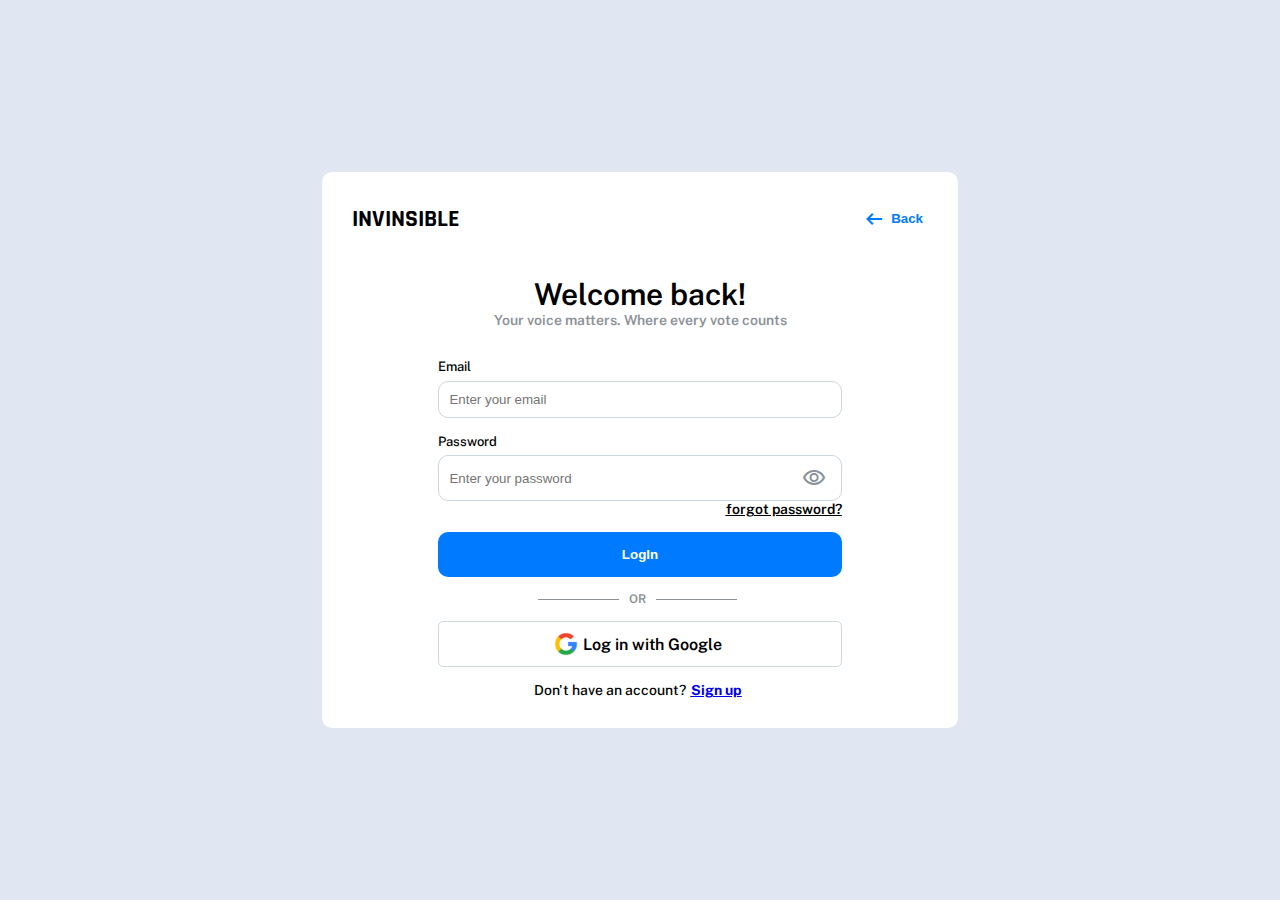
<file: docs/index.html>
<!DOCTYPE html>
<html lang="en">
  <head>
    <meta charset="UTF-8" />
    <meta name="viewport" content="width=device-width, initial-scale=1.0" />
    <title>Document</title>
    <link href="./css/login.css" rel="stylesheet" />
    <link rel="preconnect" href="https://fonts.googleapis.com" />
    <link rel="preconnect" href="https://fonts.gstatic.com" crossorigin />
    <!--font styles-->
    <link
      href="https://fonts.googleapis.com/css2?family=Public+Sans:ital,wght@0,100..900;1,100..900&display=swap"
      rel="stylesheet"
    />
    <!--font icon-->
    <link rel="stylesheet" href="https://fonts.googleapis.com/css2?family=Material+Symbols+Outlined:opsz,wght,FILL,GRAD@20..48,100..700,0..1,-50..200" />
    <link
      rel="stylesheet"
      href="https://fonts.googleapis.com/css2?family=Material+Symbols+Outlined:opsz,wght,FILL,GRAD@20..48,100..700,0..1,-50..200"
    />
    <link rel="preconnect" href="https://fonts.googleapis.com" />
    <link rel="preconnect" href="https://fonts.gstatic.com" crossorigin />
    <link
      href="https://fonts.googleapis.com/css2?family=Rajdhani:wght@300;400;500;600;700&display=swap"
      rel="stylesheet"
    />
  </head>
  <body>
    <div class="main">
      <div class="top">
        <div class="logo">INVINSIBLE</div>
        <button class="bttn">
          <span class="material-symbols-outlined"> arrow_left_alt </span> Back
        </button>
      </div>
      <div class="wlc">
        <div class="come">Welcome back!</div>
        <div>
          <p style="margin-bottom: 30px">
            Your voice matters. Where every vote counts
          </p>
        </div>
      </div>
      <div class="logins">
        <h5>Email</h5>
        <input
          type="email"
          class="mail"
          id="mail"
          placeholder="Enter your email"
        />
        <h5>Password</h5>
        <div class="ipt">
          <input
            type="password"
            class="pass"
            id="pass"
            placeholder="Enter your password"
          />
          <span class="material-symbols-outlined" id="visible">visibility</span>
        </div>
        <a href="./forgot.html">

          <p class="underline">forgot password?</p>
        </a>
        <a href="./signup.html">
          <button class="btn" id="butt">LogIn</button>
        </a>

        <div class="dashed">
          <span class="left"></span>
          <span class="middle">OR</span>
          <span class="right"></span>
        </div>
        <div class="google">
          <img src="../google.webp" width="24px" height="24px" />
          <span> Log in with Google</span>
        </div>
        <div class="last">
          <span>Don't have an account?</span>
          <a href="./signup.html">
            <span class="sign">Sign up</span>
          </a>
        </div>
      </div>
    </div>
  </body>
  <script src="./javascript/login.js"></script>
</html>
</file>
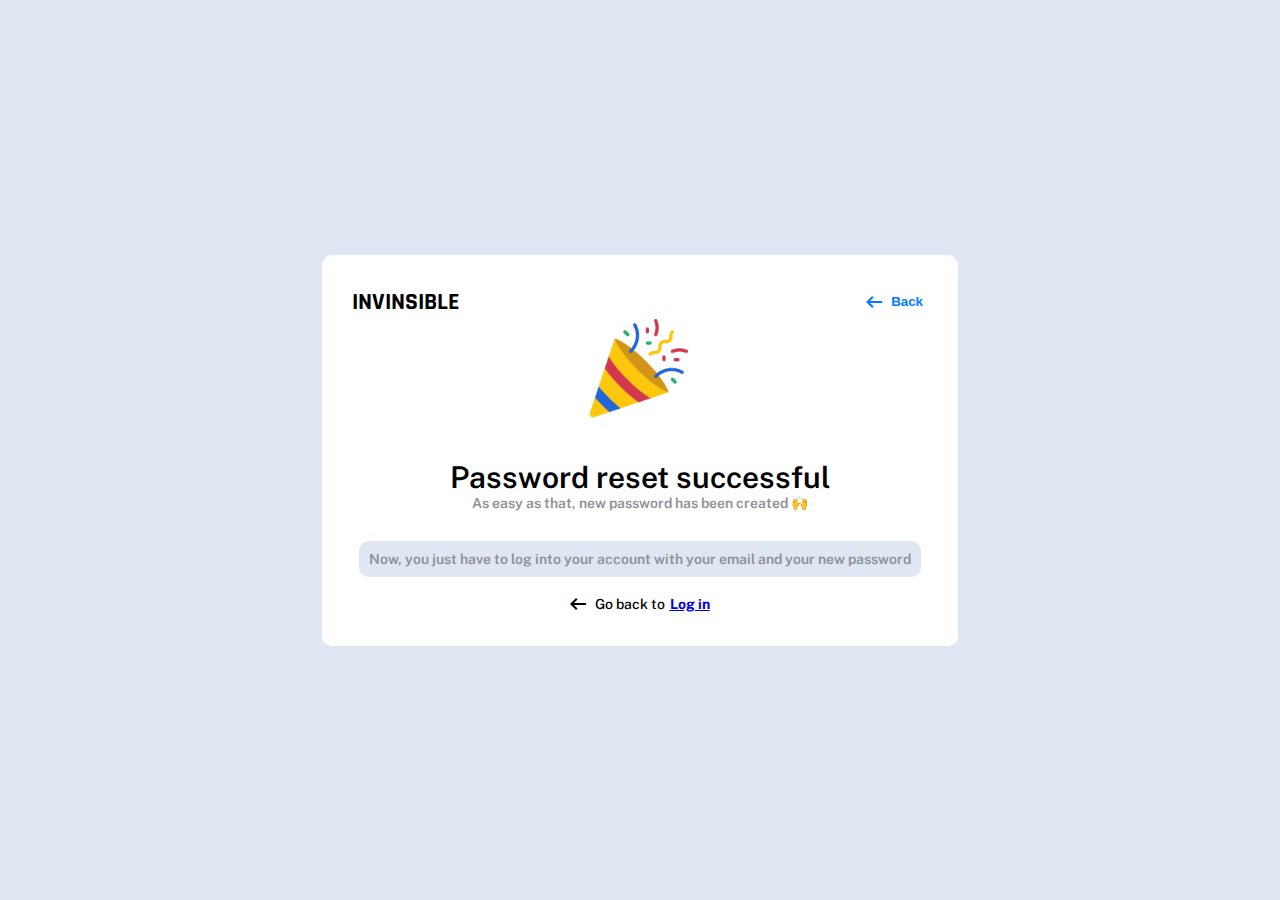
<file: docs/congratulation.html>
<!DOCTYPE html>
<html lang="en">
  <head>
    <meta charset="UTF-8" />
    <meta name="viewport" content="width=device-width, initial-scale=1.0" />
    <title>Document</title>
    <link href="./css/login.css" rel="stylesheet" />
    <link rel="preconnect" href="https://fonts.googleapis.com" />
    <link rel="preconnect" href="https://fonts.gstatic.com" crossorigin />
    <!--font styles-->
    <link
      href="https://fonts.googleapis.com/css2?family=Public+Sans:ital,wght@0,100..900;1,100..900&display=swap"
      rel="stylesheet"
    />
    <!--font icon-->
    <link
      rel="stylesheet"
      href="https://fonts.googleapis.com/css2?family=Material+Symbols+Outlined:opsz,wght,FILL,GRAD@20..48,100..700,0..1,-50..200"
    />
    <link rel="preconnect" href="https://fonts.googleapis.com" />
    <link rel="preconnect" href="https://fonts.gstatic.com" crossorigin />
    <link
      href="https://fonts.googleapis.com/css2?family=Rajdhani:wght@300;400;500;600;700&display=swap"
      rel="stylesheet"
    />
  </head>
  <body>
    <div class="main">
      <div class="top">
        <div class="logo">INVINSIBLE</div>
        <button class="bttn">
          <span class="material-symbols-outlined"> arrow_left_alt </span> Back
        </button>
      </div>
      <div class="image">
        <img class="cong" src="../wlc.png" alt="congratulations_image" >

      </div>
      <div class="wlc">
        <div class="come">Password reset successful</div>
        <div>
          <p style="margin-bottom: 30px">
            As easy as that, new password has been created 🙌
          </p>
        </div>
          <div class="newone">
            <p style="text-align: center;">
              Now, you just have to log into your account with your email and your new password
            </p>
          </div>
      </div>
      

        <div class="last">
          <span class="material-symbols-outlined"> arrow_left_alt </span>
          <span>Go back to</span>
          <a href="./index.html">
            <span class="sign">Log in</span>
          </a>
        </div>
      </div>
    </div>
  </body>
  
</html>
</file>
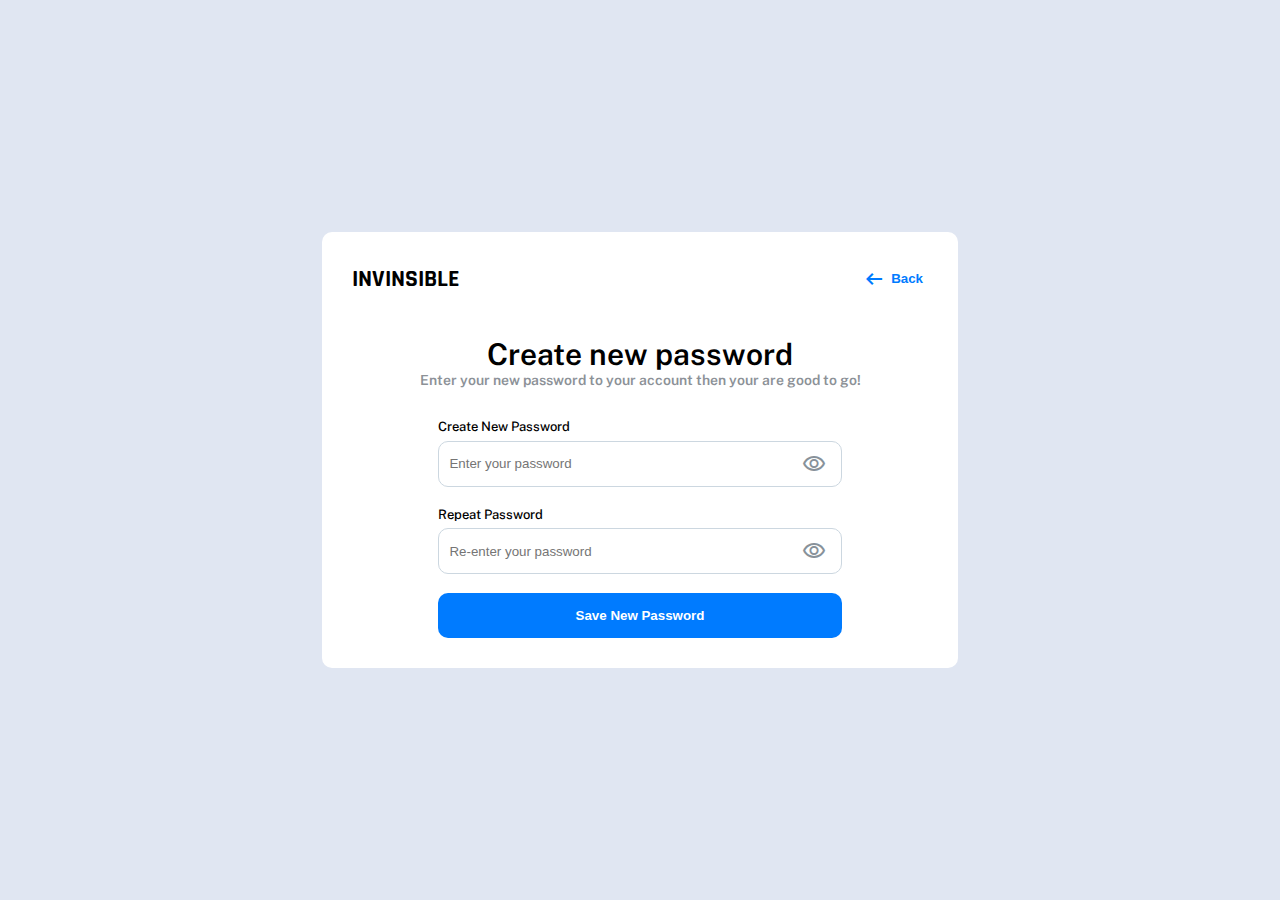
<file: docs/create.html>
<!DOCTYPE html>
<html lang="en">
  <head>
    <meta charset="UTF-8" />
    <meta name="viewport" content="width=device-width, initial-scale=1.0" />
    <title>Document</title>
    <link href="./css/login.css" rel="stylesheet" />
    <link rel="preconnect" href="https://fonts.googleapis.com" />
    <link rel="preconnect" href="https://fonts.gstatic.com" crossorigin />
    <!--font styles-->
    <link
      href="https://fonts.googleapis.com/css2?family=Public+Sans:ital,wght@0,100..900;1,100..900&display=swap"
      rel="stylesheet"
    />
    <link
      rel="stylesheet"
      href="https://fonts.googleapis.com/css2?family=Material+Symbols+Outlined:opsz,wght,FILL,GRAD@20..48,100..700,0..1,-50..200"
    />
    <link
      rel="stylesheet"
      href="https://fonts.googleapis.com/css2?family=Material+Symbols+Outlined:opsz,wght,FILL,GRAD@20..48,100..700,0..1,-50..200"
    />
    <link rel="preconnect" href="https://fonts.googleapis.com" />
    <link rel="preconnect" href="https://fonts.gstatic.com" crossorigin />
    <link
      href="https://fonts.googleapis.com/css2?family=Rajdhani:wght@300;400;500;600;700&display=swap"
      rel="stylesheet"
    />
  </head>
  <body>
    <div class="main">
      <div class="top">
        <div class="logo">INVINSIBLE</div>
        <a href="../html/login.html" style="text-decoration: none">
          <a href="../html/login.html" style="text-decoration: none;">
            <button class="bttn">
              <span class="material-symbols-outlined"> arrow_left_alt </span>
              Back
            </button>
          </a>
        </a>
      </div>
      <div class="wlc">
        <div class="come">Create new password</div>
        <div>
          <p style="margin-bottom: 30px">
            Enter your new password to your account then your are good to go!
          </p>
        </div>
      </div>
      <div class="logins">
        <h5>Create New Password</h5>
        <div class="ipt">
          <input
            type="password"
            class="mail"
            id="newpass"
            placeholder="Enter your password"
          />
          <span class="material-symbols-outlined" id="visible"
            >visibility
          </span>
        </div>
        <br />
        <h5>Repeat Password</h5>

        <div class="ipt">
          <input
            type="password"
            class="pass"
            id="rpass"
            placeholder="Re-enter your password"
          />
          <span class="material-symbols-outlined" id="visible1"
            >visibility</span
          >
        </div>
        <br />
        <a href="../html/congratulation.html">
          <button class="btn" id="butt">Save New Password</button>
        </a>
      </div>
    </div>
  </body>
  <script src="./javascript/create.js"></script>
</html>
</file>
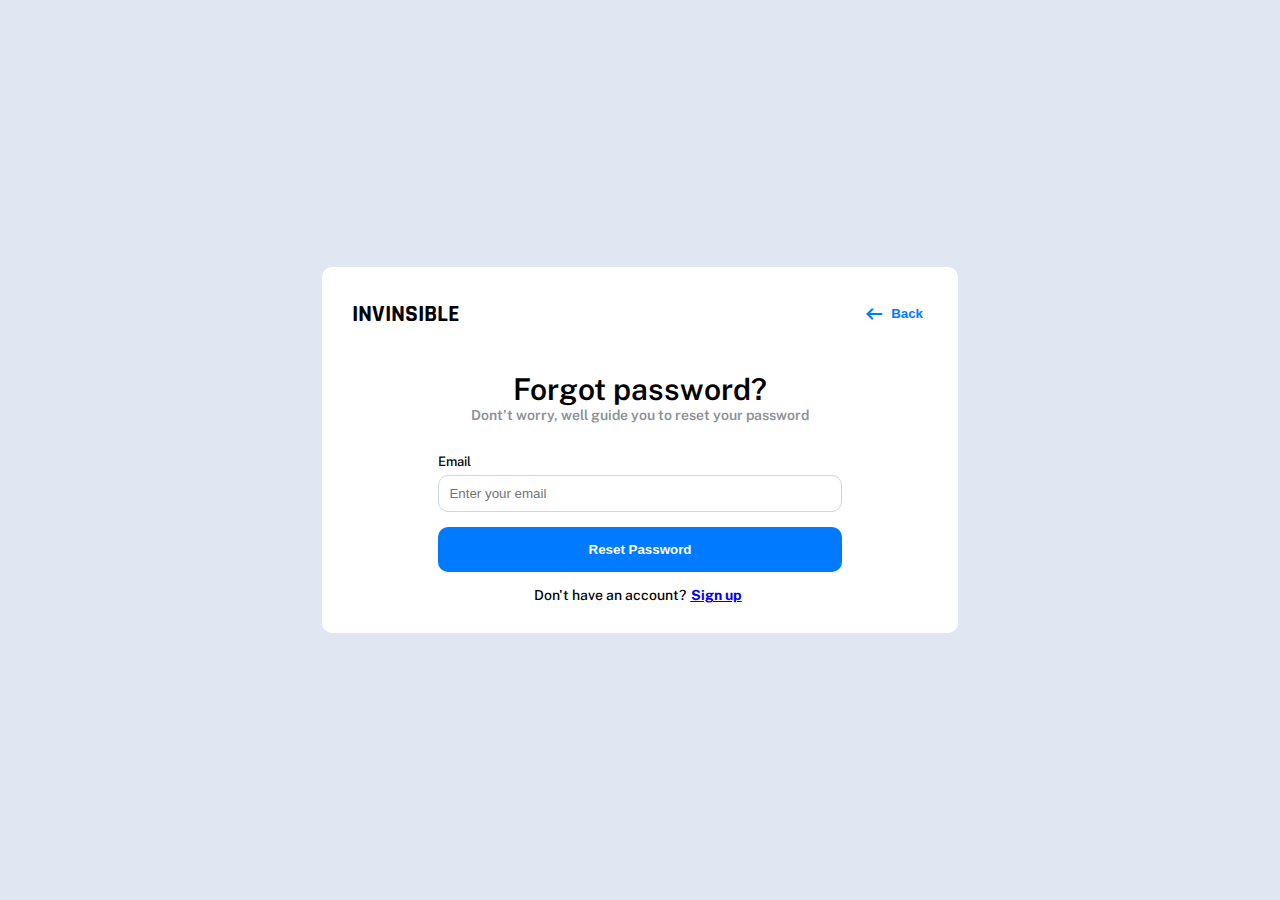
<file: docs/forgot.html>
<!DOCTYPE html>
<html lang="en">
  <head>
    <meta charset="UTF-8" />
    <meta name="viewport" content="width=device-width, initial-scale=1.0" />
    <title>Document</title>
    <link href="./css/login.css" rel="stylesheet" />
    <link rel="preconnect" href="https://fonts.googleapis.com" />
    <link rel="preconnect" href="https://fonts.gstatic.com" crossorigin />
    <!--font styles-->
    <link
      href="https://fonts.googleapis.com/css2?family=Public+Sans:ital,wght@0,100..900;1,100..900&display=swap"
      rel="stylesheet"
    />
    <!--font icon-->
    <link
      rel="stylesheet"
      href="https://fonts.googleapis.com/css2?family=Material+Symbols+Outlined:opsz,wght,FILL,GRAD@20..48,100..700,0..1,-50..200"
    />
    <link rel="preconnect" href="https://fonts.googleapis.com" />
    <link rel="preconnect" href="https://fonts.gstatic.com" crossorigin />
    <link
      href="https://fonts.googleapis.com/css2?family=Rajdhani:wght@300;400;500;600;700&display=swap"
      rel="stylesheet"
    />
  </head>
  <body>
    <div class="main">
      <div class="top">
        <div class="logo">INVINSIBLE</div>
        <button class="bttn">
          <span class="material-symbols-outlined"> arrow_left_alt </span> Back
        </button>
      </div>
      <div class="wlc">
        <div class="come">Forgot password?</div>
        <div>
          <p style="margin-bottom: 30px">
            Dont't worry, well guide you to reset your password
          </p>
        </div>
      </div>
      <div class="logins">
        <h5>Email</h5>
        <input
          type="email"
          class="mail"
          id="mail"
          placeholder="Enter your email"
        />

        <a href="../html/create.html">
          <button class="btn" id="butt">Reset Password</button>
        </a>

        <div class="last">
          <span>Don't have an account?</span>
          <a href="../html/signup.html">
            <span class="sign">Sign up</span>
          </a>
        </div>
      </div>
    </div>
  </body>
  <script src="./javascript/forgot.js"></script>
</html>
</file>
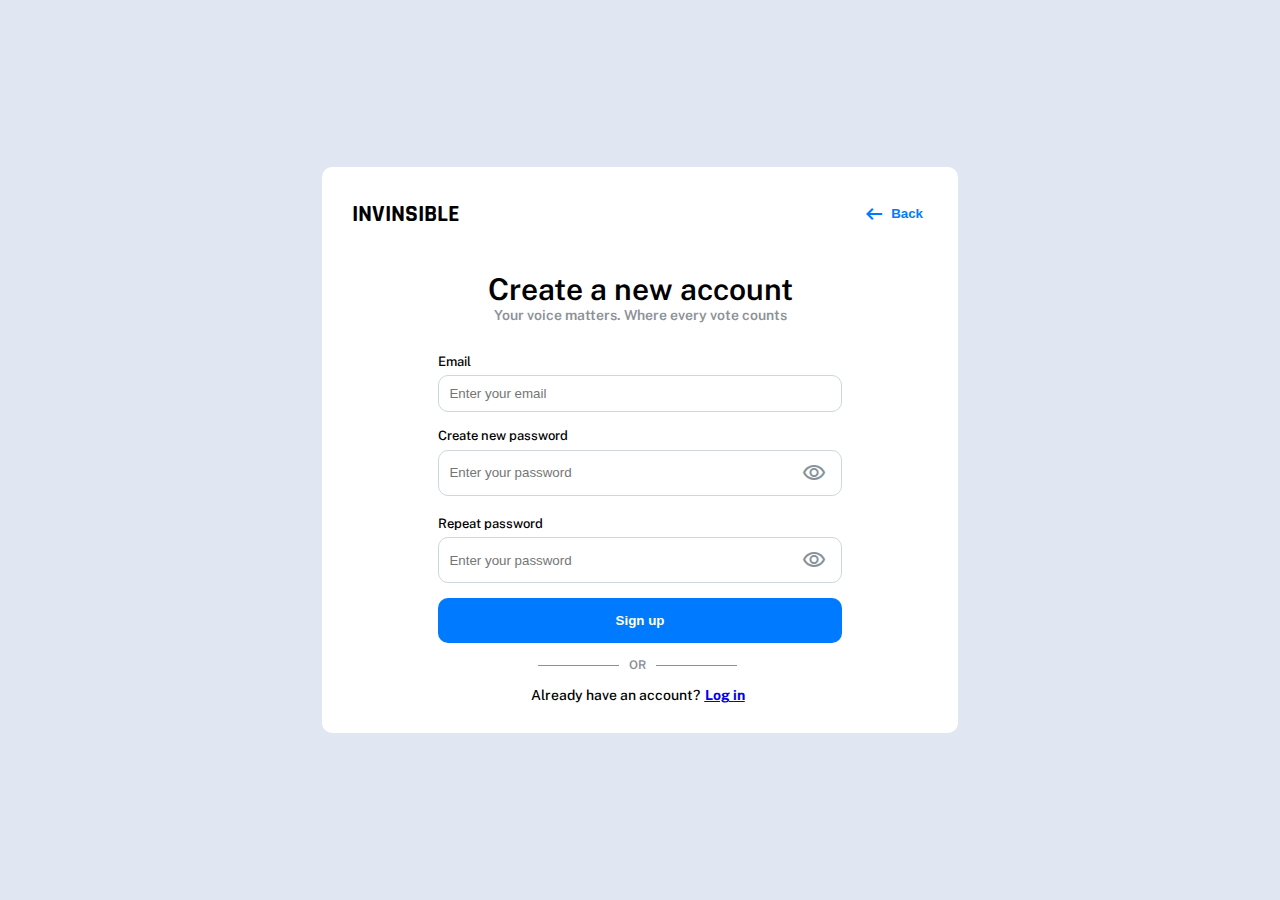
<file: docs/signup.html>
<!DOCTYPE html>
<html lang="en">
  <head>
    <meta charset="UTF-8" />
    <meta name="viewport" content="width=device-width, initial-scale=1.0" />
    <title>Document</title>
    <link href="./css/login.css" rel="stylesheet" />
    <link rel="preconnect" href="https://fonts.googleapis.com" />
    <link rel="preconnect" href="https://fonts.gstatic.com" crossorigin />
    <!--font styles-->
    <link
      href="https://fonts.googleapis.com/css2?family=Public+Sans:ital,wght@0,100..900;1,100..900&display=swap"
      rel="stylesheet"
    />
    <!--font icon-->
    <link
      rel="stylesheet"
      href="https://fonts.googleapis.com/css2?family=Material+Symbols+Outlined:opsz,wght,FILL,GRAD@20..48,100..700,0..1,-50..200"
    />
    <link rel="preconnect" href="https://fonts.googleapis.com" />
    <link rel="preconnect" href="https://fonts.gstatic.com" crossorigin />
    <link
      href="https://fonts.googleapis.com/css2?family=Rajdhani:wght@300;400;500;600;700&display=swap"
      rel="stylesheet"
    />
  </head>
  <body>
    <div class="main">
      <div class="top">
        <div class="logo">INVINSIBLE</div>
        <button class="bttn">
          <span class="material-symbols-outlined"> arrow_left_alt </span> Back
        </button>
      </div>
      <div class="wlc">
        <div class="come">Create a new account</div>
        <div>
          <p style="margin-bottom: 30px">
            Your voice matters. Where every vote counts
          </p>
        </div>
      </div>
      <div class="logins">
        <h5>Email</h5>
        <input
          type="email"
          class="mail"
          id="mail"
          placeholder="Enter your email"
        />
        <h5>Create new password</h5>
        <div class="ipt">
          <input
            type="password"
            class="pass"
            id="pass"
            placeholder="Enter your password"
          />
          <span class="material-symbols-outlined" id="sign">visibility</span>
        </div>
        <br />
        <h5>Repeat password</h5>
        <div class="ipt2">
          <input
            type="password"
            class="rpass"
            id="rpass"
            placeholder="Enter your password"
          />
          <span class="material-symbols-outlined" id="sign1">visibility</span>
        </div>
      
        
        <a href="../html/login.html">
          <button class="btn" id="butt">Sign up</button>
        </a>
        <div class="dashed">
          <span class="left"></span>
          <span class="middle">OR</span>
          <span class="right"></span>
        </div>

        <div class="last">
          <span>Already have an account?</span>
          <a href="./index.html">
            <span class="sign">Log in</span>
          </a>
        </div>
      </div>
    </div>
  </body>
  <script src="./javascript/signup.js"></script>
</html>
</file>
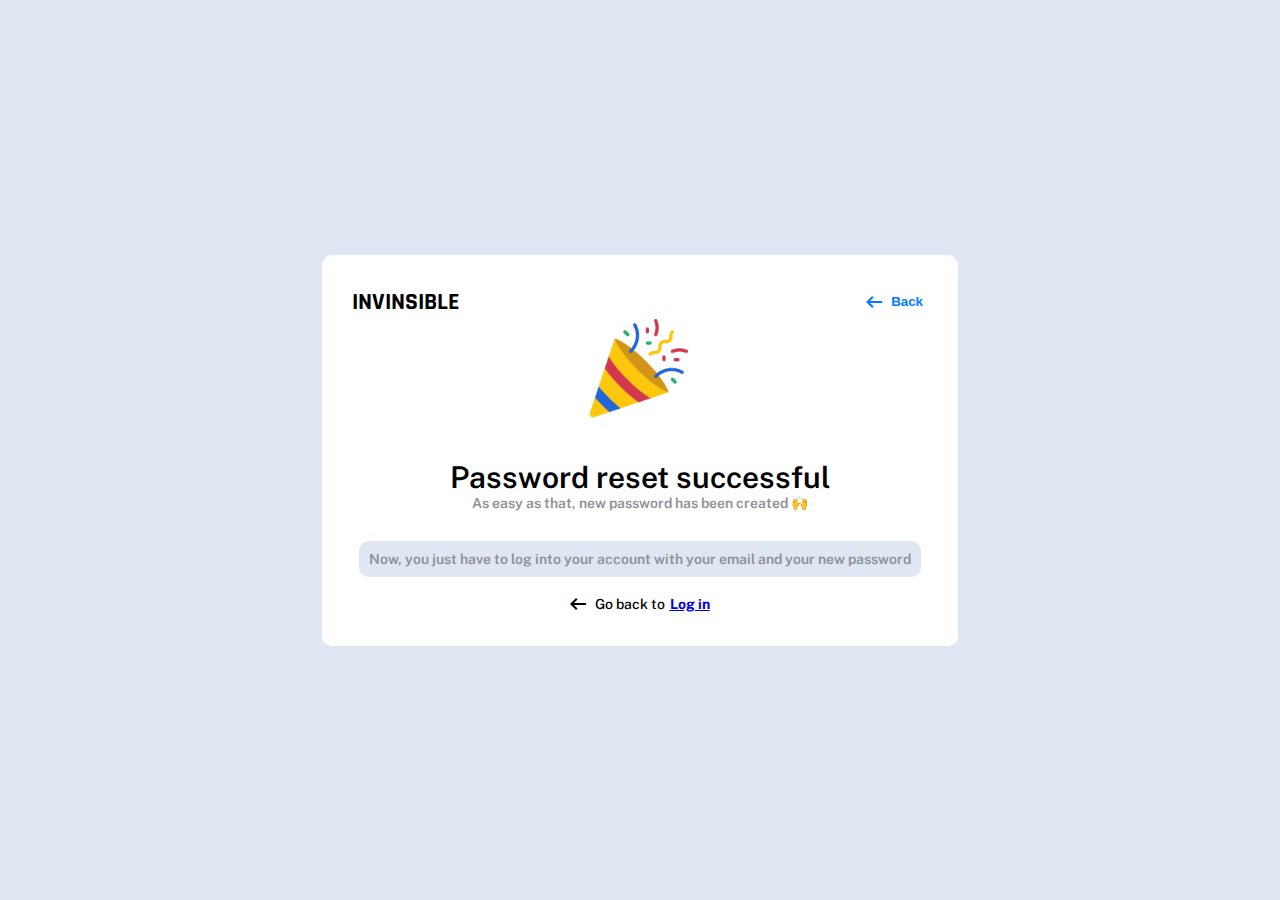
<file: html/congratulation.html>
<!DOCTYPE html>
<html lang="en">
  <head>
    <meta charset="UTF-8" />
    <meta name="viewport" content="width=device-width, initial-scale=1.0" />
    <title>Document</title>
    <link href="../css/login.css" rel="stylesheet" />
    <link rel="preconnect" href="https://fonts.googleapis.com" />
    <link rel="preconnect" href="https://fonts.gstatic.com" crossorigin />
    <!--font styles-->
    <link
      href="https://fonts.googleapis.com/css2?family=Public+Sans:ital,wght@0,100..900;1,100..900&display=swap"
      rel="stylesheet"
    />
    <!--font icon-->
    <link
      rel="stylesheet"
      href="https://fonts.googleapis.com/css2?family=Material+Symbols+Outlined:opsz,wght,FILL,GRAD@20..48,100..700,0..1,-50..200"
    />
    <link rel="preconnect" href="https://fonts.googleapis.com" />
    <link rel="preconnect" href="https://fonts.gstatic.com" crossorigin />
    <link
      href="https://fonts.googleapis.com/css2?family=Rajdhani:wght@300;400;500;600;700&display=swap"
      rel="stylesheet"
    />
  </head>
  <body>
    <div class="main">
      <div class="top">
        <div class="logo">INVINSIBLE</div>
        <button class="bttn">
          <span class="material-symbols-outlined"> arrow_left_alt </span> Back
        </button>
      </div>
      <div class="image">
        <img class="cong" src="../wlc.png" alt="congratulations_image" >

      </div>
      <div class="wlc">
        <div class="come">Password reset successful</div>
        <div>
          <p style="margin-bottom: 30px">
            As easy as that, new password has been created 🙌
          </p>
        </div>
          <div class="newone">
            <p style="text-align: center;">
              Now, you just have to log into your account with your email and your new password
            </p>
          </div>
      </div>
      

        <div class="last">
          <span class="material-symbols-outlined"> arrow_left_alt </span>
          <span>Go back to</span>
          <a href="../html/login.html">
            <span class="sign">Log in</span>
          </a>
        </div>
      </div>
    </div>
  </body>
  
</html>
</file>
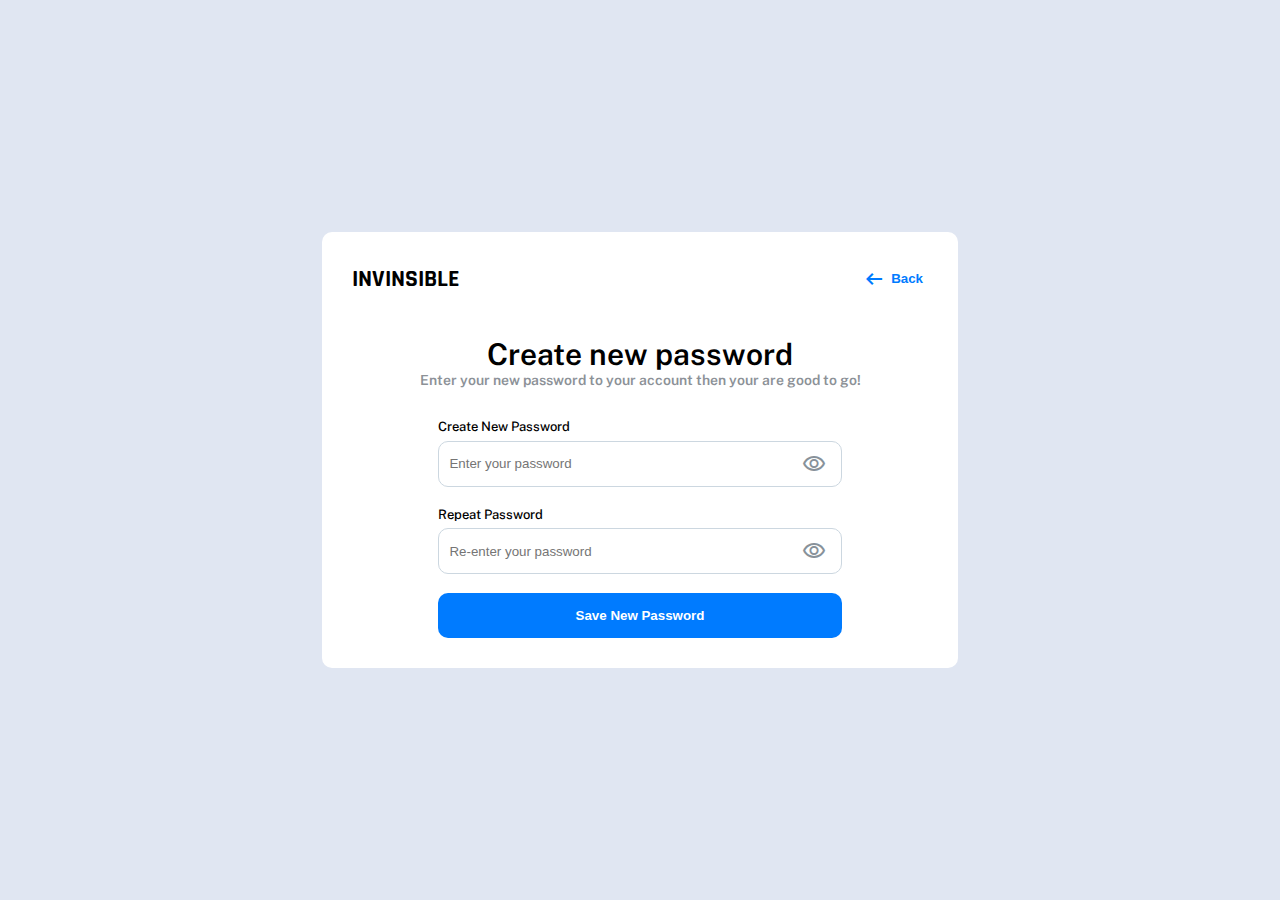
<file: html/create.html>
<!DOCTYPE html>
<html lang="en">
  <head>
    <meta charset="UTF-8" />
    <meta name="viewport" content="width=device-width, initial-scale=1.0" />
    <title>Document</title>
    <link href="../css/login.css" rel="stylesheet" />
    <link rel="preconnect" href="https://fonts.googleapis.com" />
    <link rel="preconnect" href="https://fonts.gstatic.com" crossorigin />
    <!--font styles-->
    <link
      href="https://fonts.googleapis.com/css2?family=Public+Sans:ital,wght@0,100..900;1,100..900&display=swap"
      rel="stylesheet"
    />
    <link
      rel="stylesheet"
      href="https://fonts.googleapis.com/css2?family=Material+Symbols+Outlined:opsz,wght,FILL,GRAD@20..48,100..700,0..1,-50..200"
    />
    <link
      rel="stylesheet"
      href="https://fonts.googleapis.com/css2?family=Material+Symbols+Outlined:opsz,wght,FILL,GRAD@20..48,100..700,0..1,-50..200"
    />
    <link rel="preconnect" href="https://fonts.googleapis.com" />
    <link rel="preconnect" href="https://fonts.gstatic.com" crossorigin />
    <link
      href="https://fonts.googleapis.com/css2?family=Rajdhani:wght@300;400;500;600;700&display=swap"
      rel="stylesheet"
    />
  </head>
  <body>
    <div class="main">
      <div class="top">
        <div class="logo">INVINSIBLE</div>
        <a href="../html/login.html" style="text-decoration: none">
          <a href="../html/login.html" style="text-decoration: none;">
            <button class="bttn">
              <span class="material-symbols-outlined"> arrow_left_alt </span>
              Back
            </button>
          </a>
        </a>
      </div>
      <div class="wlc">
        <div class="come">Create new password</div>
        <div>
          <p style="margin-bottom: 30px">
            Enter your new password to your account then your are good to go!
          </p>
        </div>
      </div>
      <div class="logins">
        <h5>Create New Password</h5>
        <div class="ipt">
          <input
            type="password"
            class="mail"
            id="newpass"
            placeholder="Enter your password"
          />
          <span class="material-symbols-outlined" id="visible"
            >visibility
          </span>
        </div>
        <br />
        <h5>Repeat Password</h5>

        <div class="ipt">
          <input
            type="password"
            class="pass"
            id="rpass"
            placeholder="Re-enter your password"
          />
          <span class="material-symbols-outlined" id="visible1"
            >visibility</span
          >
        </div>
        <br />
        <a href="../html/congratulation.html">
          <button class="btn" id="butt">Save New Password</button>
        </a>
      </div>
    </div>
  </body>
  <script src="../javascript/create.js"></script>
</html>
</file>
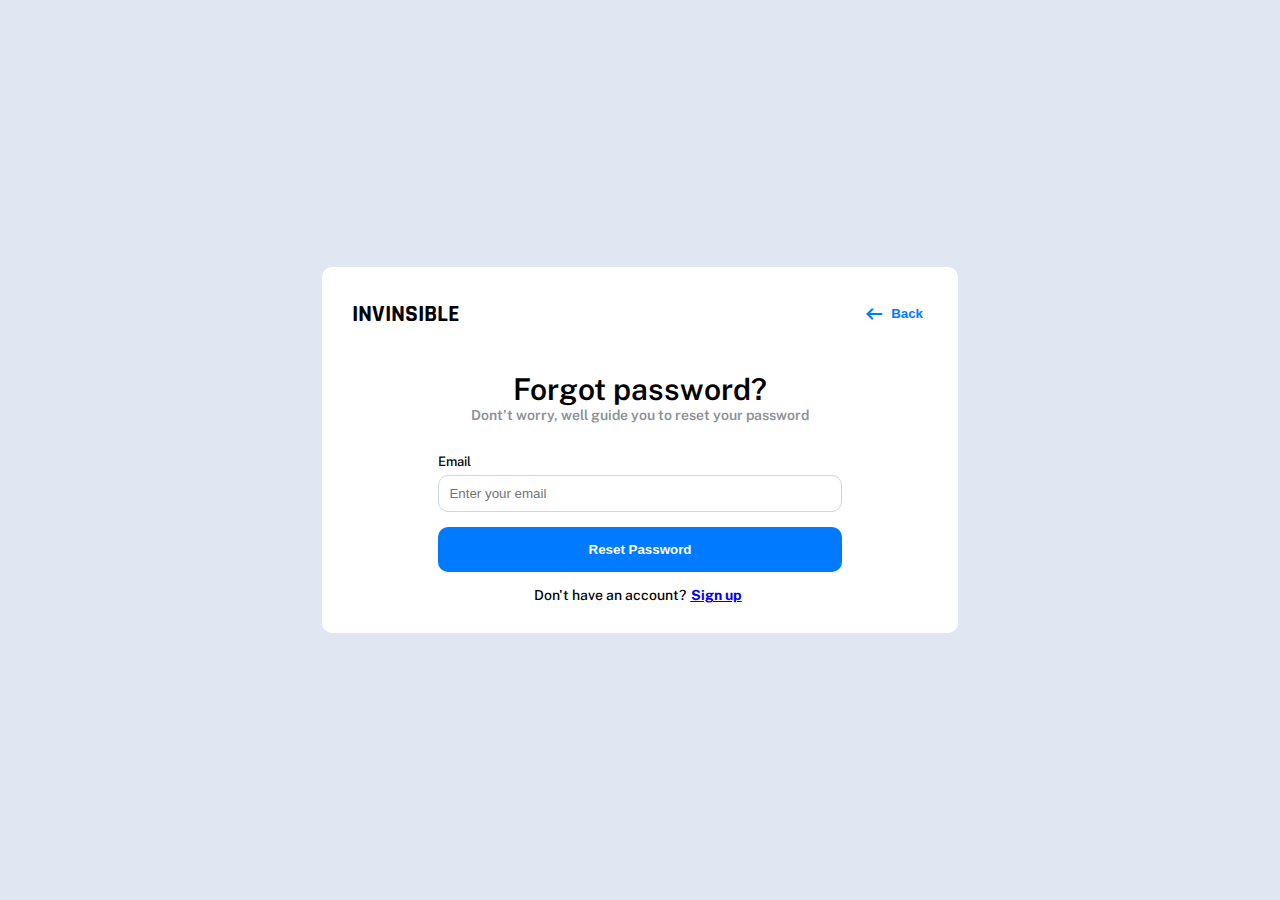
<file: html/forgot.html>
<!DOCTYPE html>
<html lang="en">
  <head>
    <meta charset="UTF-8" />
    <meta name="viewport" content="width=device-width, initial-scale=1.0" />
    <title>Document</title>
    <link href="../css/login.css" rel="stylesheet" />
    <link rel="preconnect" href="https://fonts.googleapis.com" />
    <link rel="preconnect" href="https://fonts.gstatic.com" crossorigin />
    <!--font styles-->
    <link
      href="https://fonts.googleapis.com/css2?family=Public+Sans:ital,wght@0,100..900;1,100..900&display=swap"
      rel="stylesheet"
    />
    <!--font icon-->
    <link
      rel="stylesheet"
      href="https://fonts.googleapis.com/css2?family=Material+Symbols+Outlined:opsz,wght,FILL,GRAD@20..48,100..700,0..1,-50..200"
    />
    <link rel="preconnect" href="https://fonts.googleapis.com" />
    <link rel="preconnect" href="https://fonts.gstatic.com" crossorigin />
    <link
      href="https://fonts.googleapis.com/css2?family=Rajdhani:wght@300;400;500;600;700&display=swap"
      rel="stylesheet"
    />
  </head>
  <body>
    <div class="main">
      <div class="top">
        <div class="logo">INVINSIBLE</div>
        <button class="bttn">
          <span class="material-symbols-outlined"> arrow_left_alt </span> Back
        </button>
      </div>
      <div class="wlc">
        <div class="come">Forgot password?</div>
        <div>
          <p style="margin-bottom: 30px">
            Dont't worry, well guide you to reset your password
          </p>
        </div>
      </div>
      <div class="logins">
        <h5>Email</h5>
        <input
          type="email"
          class="mail"
          id="mail"
          placeholder="Enter your email"
        />

        <a href="../html/create.html">
          <button class="btn" id="butt">Reset Password</button>
        </a>

        <div class="last">
          <span>Don't have an account?</span>
          <a href="../html/signup.html">
            <span class="sign">Sign up</span>
          </a>
        </div>
      </div>
    </div>
  </body>
  <script src="../javascript/forgot.js"></script>
</html>
</file>
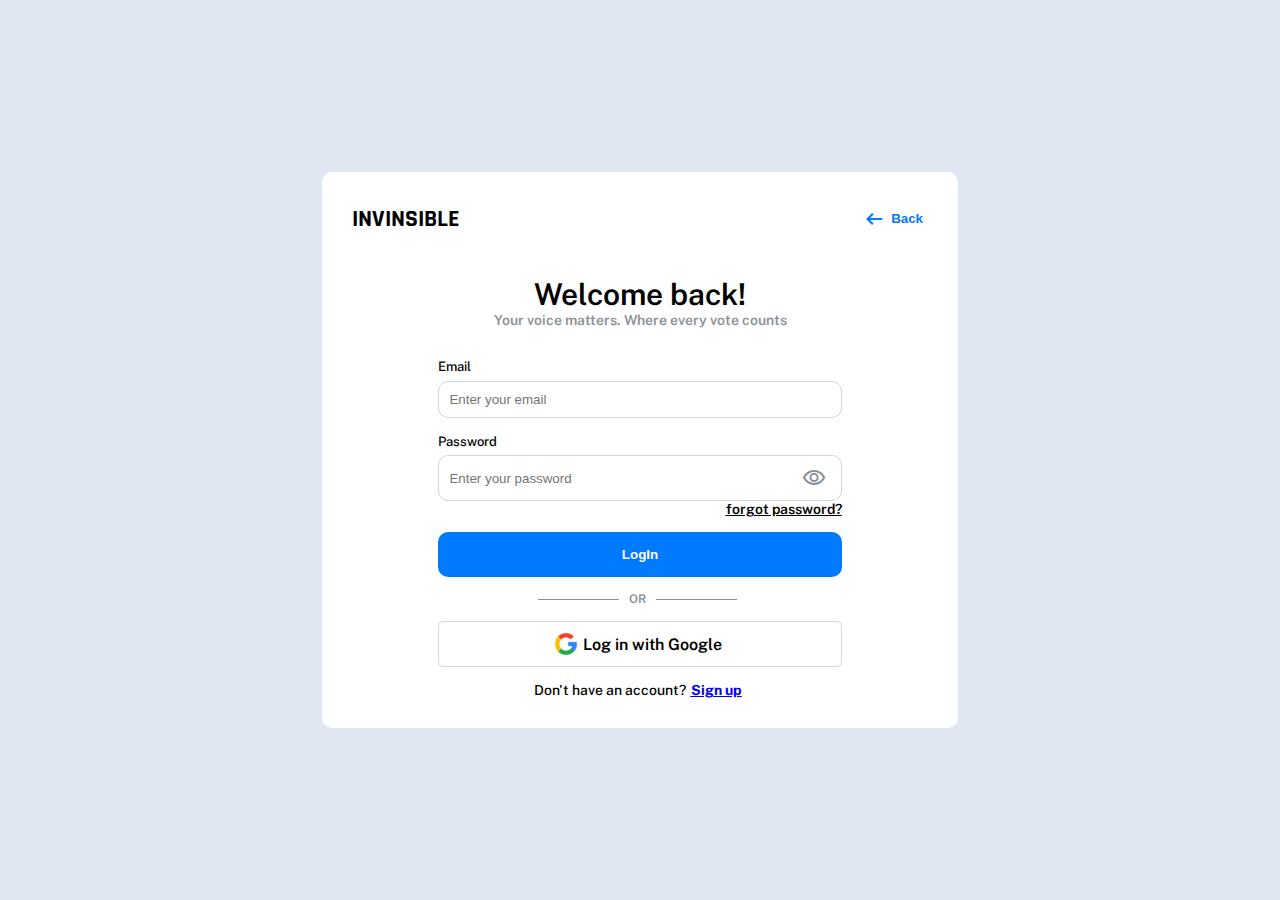
<file: html/login.html>
<!DOCTYPE html>
<html lang="en">
  <head>
    <meta charset="UTF-8" />
    <meta name="viewport" content="width=device-width, initial-scale=1.0" />
    <title>Document</title>
    <link href="../css/login.css" rel="stylesheet" />
    <link rel="preconnect" href="https://fonts.googleapis.com" />
    <link rel="preconnect" href="https://fonts.gstatic.com" crossorigin />
    <!--font styles-->
    <link
      href="https://fonts.googleapis.com/css2?family=Public+Sans:ital,wght@0,100..900;1,100..900&display=swap"
      rel="stylesheet"
    />
    <!--font icon-->
    <link rel="stylesheet" href="https://fonts.googleapis.com/css2?family=Material+Symbols+Outlined:opsz,wght,FILL,GRAD@20..48,100..700,0..1,-50..200" />
    <link
      rel="stylesheet"
      href="https://fonts.googleapis.com/css2?family=Material+Symbols+Outlined:opsz,wght,FILL,GRAD@20..48,100..700,0..1,-50..200"
    />
    <link rel="preconnect" href="https://fonts.googleapis.com" />
    <link rel="preconnect" href="https://fonts.gstatic.com" crossorigin />
    <link
      href="https://fonts.googleapis.com/css2?family=Rajdhani:wght@300;400;500;600;700&display=swap"
      rel="stylesheet"
    />
  </head>
  <body>
    <div class="main">
      <div class="top">
        <div class="logo">INVINSIBLE</div>
        <button class="bttn">
          <span class="material-symbols-outlined"> arrow_left_alt </span> Back
        </button>
      </div>
      <div class="wlc">
        <div class="come">Welcome back!</div>
        <div>
          <p style="margin-bottom: 30px">
            Your voice matters. Where every vote counts
          </p>
        </div>
      </div>
      <div class="logins">
        <h5>Email</h5>
        <input
          type="email"
          class="mail"
          id="mail"
          placeholder="Enter your email"
        />
        <h5>Password</h5>
        <div class="ipt">
          <input
            type="password"
            class="pass"
            id="pass"
            placeholder="Enter your password"
          />
          <span class="material-symbols-outlined" id="visible">visibility</span>
        </div>
        <a href="../html/forgot.html">

          <p class="underline">forgot password?</p>
        </a>
        <a href="../html/signup.html">
          <button class="btn" id="butt">LogIn</button>
        </a>

        <div class="dashed">
          <span class="left"></span>
          <span class="middle">OR</span>
          <span class="right"></span>
        </div>
        <div class="google">
          <img src="../google.webp" width="24px" height="24px" />
          <span> Log in with Google</span>
        </div>
        <div class="last">
          <span>Don't have an account?</span>
          <a href="../html/signup.html">
            <span class="sign">Sign up</span>
          </a>
        </div>
      </div>
    </div>
  </body>
  <script src="../javascript/login.js"></script>
</html>
</file>
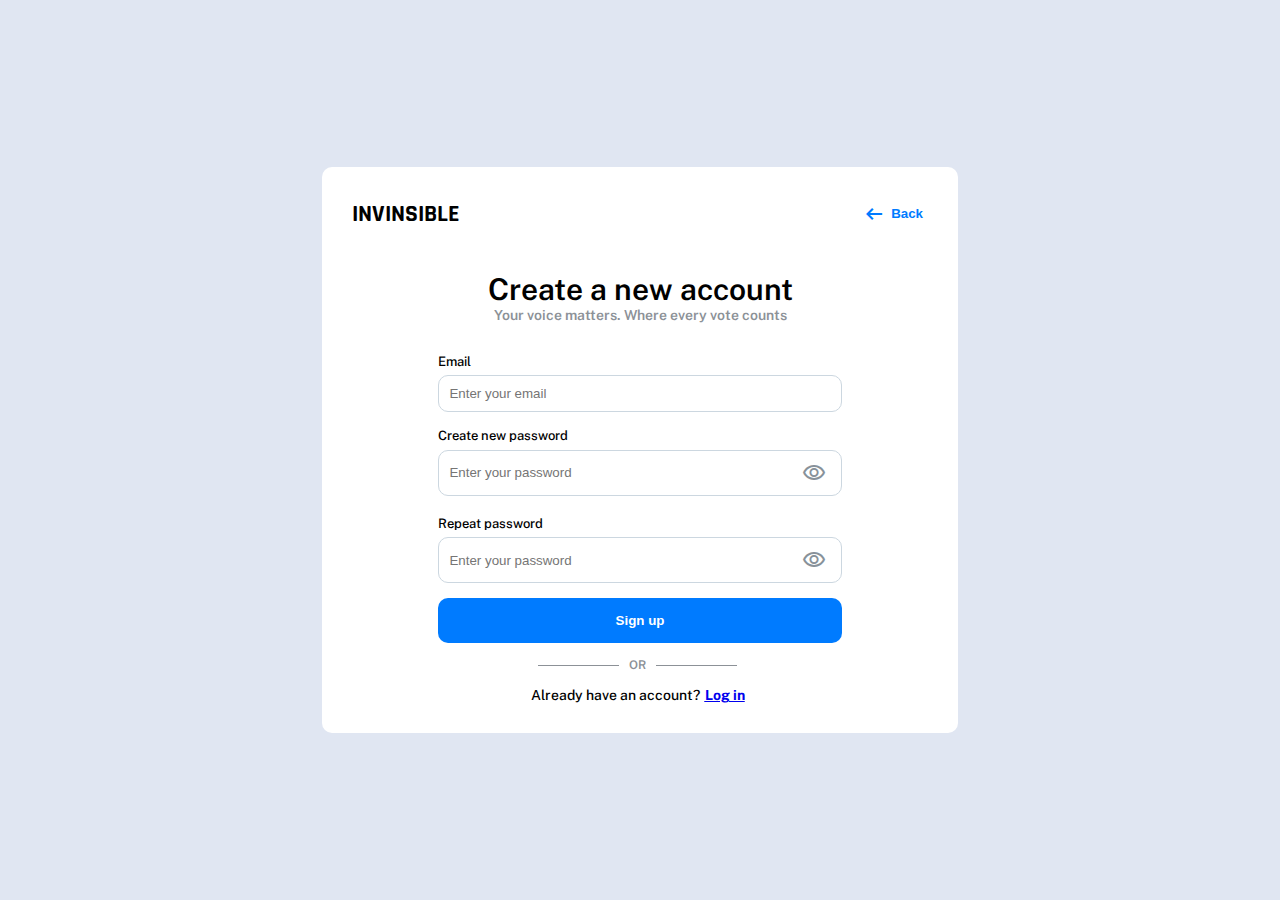
<file: html/signup.html>
<!DOCTYPE html>
<html lang="en">
  <head>
    <meta charset="UTF-8" />
    <meta name="viewport" content="width=device-width, initial-scale=1.0" />
    <title>Document</title>
    <link href="../css/login.css" rel="stylesheet" />
    <link rel="preconnect" href="https://fonts.googleapis.com" />
    <link rel="preconnect" href="https://fonts.gstatic.com" crossorigin />
    <!--font styles-->
    <link
      href="https://fonts.googleapis.com/css2?family=Public+Sans:ital,wght@0,100..900;1,100..900&display=swap"
      rel="stylesheet"
    />
    <!--font icon-->
    <link
      rel="stylesheet"
      href="https://fonts.googleapis.com/css2?family=Material+Symbols+Outlined:opsz,wght,FILL,GRAD@20..48,100..700,0..1,-50..200"
    />
    <link rel="preconnect" href="https://fonts.googleapis.com" />
    <link rel="preconnect" href="https://fonts.gstatic.com" crossorigin />
    <link
      href="https://fonts.googleapis.com/css2?family=Rajdhani:wght@300;400;500;600;700&display=swap"
      rel="stylesheet"
    />
  </head>
  <body>
    <div class="main">
      <div class="top">
        <div class="logo">INVINSIBLE</div>
        <button class="bttn">
          <span class="material-symbols-outlined"> arrow_left_alt </span> Back
        </button>
      </div>
      <div class="wlc">
        <div class="come">Create a new account</div>
        <div>
          <p style="margin-bottom: 30px">
            Your voice matters. Where every vote counts
          </p>
        </div>
      </div>
      <div class="logins">
        <h5>Email</h5>
        <input
          type="email"
          class="mail"
          id="mail"
          placeholder="Enter your email"
        />
        <h5>Create new password</h5>
        <div class="ipt">
          <input
            type="password"
            class="pass"
            id="pass"
            placeholder="Enter your password"
          />
          <span class="material-symbols-outlined" id="sign">visibility</span>
        </div>
        <br />
        <h5>Repeat password</h5>
        <div class="ipt2">
          <input
            type="password"
            class="rpass"
            id="rpass"
            placeholder="Enter your password"
          />
          <span class="material-symbols-outlined" id="sign1">visibility</span>
        </div>
      
        
        <a href="../html/login.html">
          <button class="btn" id="butt">Sign up</button>
        </a>
        <div class="dashed">
          <span class="left"></span>
          <span class="middle">OR</span>
          <span class="right"></span>
        </div>

        <div class="last">
          <span>Already have an account?</span>
          <a href="../html/login.html">
            <span class="sign">Log in</span>
          </a>
        </div>
      </div>
    </div>
  </body>
  <script src="../javascript/signup.js"></script>
</html>
</file>
<file: docs/css/login.css>
body {
  font-family: "Public Sans", sans-serif;
  background-color: #e0e6f2;
  height: 100vh;
  align-items: center;
  justify-content: center;
  padding: 0;
  margin: 0;
  display: flex;
}

.main {
  width: 70%;
  background-color: white;
  border-radius: 10px;
  padding: 30px;
}
.top {
  display: flex;
  justify-content: space-between;
  align-items: center;
}
.logo {
  font-size: 24px;
  font-family: "Rajdhani", sans-serif;
  font-weight: 700;
}
.bttn {
  padding: 0;
  margin: 0;
  border: 0;
  background-color: white;
  color: #007bff;
  font-weight: 600;
  display: flex;
  align-items: center;
  padding: 5px;
  border-radius: 5px;
}
span {
  margin-right: 5px;
}
.bttn:hover {
  cursor: pointer;
  background-color: #e0e6f2;
  padding: 5px;
  border-radius: 5px;
}
.wlc {
  display: flex;
  align-items: center;
  justify-content: center;
  margin-top: 40px;
  font-size: 20px;
  font-weight: 600;
  flex-direction: column;
}
p {
  font-weight: 600;
  font-size: 14px;
  color: #8c9197;
  margin: 0;
}
.image {
  display: flex;
  align-items: center;
  justify-content: center;
}

input {
  display: flex;
  align-items: center;
  width: 100%;
  box-sizing: border-box;
  padding: 10px;
  margin: 0;
  border: 1.5px solid #ccd7e0;
  border-radius: 10px;
}
*/ .mail,
.pass {
  border: 0;
  border-radius: 0;
  width: 100%;
  outline: 0;
  /*removes input borders*/
}
#newpass {
  border: 0;
  border-radius: 0;
  width: 80%;
  outline: 0;
  padding: 0;
}
.pass {
  border: 10px;
  width: 90%;
  outline: 0;
  border-radius: 0;
}

#pass {
  padding: 0;
  border: 10px;
}
#rpass {
  padding: 0px;
  border: 10px;
  border-radius: 0;
  outline: 0;
}
#sign,
#sign1 {
  color: #88929a;
}

.ipt {
  display: flex;
  align-items: center;
  justify-content: space-between;
  border: 1px solid #ccd7e0;
  padding: 10px;
  border-radius: 10px;
}
.ipt2 {
  display: flex;
  align-items: center;
  justify-content: space-between;
  border: 1px solid #ccd7e0;
  padding: 10px;
  border-radius: 10px;
  margin-bottom: 15px;
}

#visible,
#visible1 {
  color: #88929a;
}

#visible:hover,
#visible1:hover {
  cursor: pointer;
}

.btn {
  color: white;
  background-color: #007bff;
  gap: 10px;
  padding: 15px;
  width: 100%;
  box-sizing: border-box;
  border-radius: 10px;
  border: 0;
  font-weight: 600;
}
.btn:hover {
  cursor: pointer;
  background-color: #e0e6f2;
  color: black;
  transition: 150ms;
}
.logins {
  width: 70%;
  margin-inline: auto;
  padding-top: 0%;
}
h5 {
  font-family: "Public Sans", sans-serif;
  font-weight: 500;
  line-height: 17.63px;
  text-align: left;
  padding-bottom: 5px;
  margin-block: 0px;
  font-size: 13px;
}
.underline {
  display: flex;
  align-items: right;
  justify-content: right;
  color: black;
  text-decoration: underline;
  margin-bottom: 15px;
}
.underline:hover {
  text-decoration: none;
  cursor: pointer;
  transition: 150ms;
}
.middle {
  padding-inline: 5px;
  font-size: 12px;
  font-weight: 600;
  color: #8c9197;
}
.left,
.right {
  width: 20%;
  height: 1px;
  background-color: #8c9197;
}
.dashed {
  display: flex;
  width: 100%;
  justify-content: center;
  align-items: center;
  margin-block: 15px;
}
.google {
  display: flex;
  justify-content: center;
  align-items: center;
  width: 100%;
  border: 1.5px solid #ccd7e0;
  padding: 10px;
  box-sizing: border-box;
  border-radius: 5px;
  font-weight: 600;
}

input[type="email"] {
  margin-bottom: 15px;
}
.last {
  display: flex;
  justify-content: center;
  align-items: center;
  margin-top: 15px;
  font-size: 14px;
  font-weight: 500;
}
.google:hover {
  cursor: pointer;
  background-color: rgb(215, 230, 225);
}
.sign {
  text-decoration: underline;
  font-weight: 700;
}
.sign:hover {
  cursor: pointer;
  text-decoration: none;
}
img {
  margin-right: 5px;
}

.newone {
  background-color: #e0e6f2;
  padding: 10px;
  border-radius: 10px;
}

/* Extra small devices (phones, 600px and down) */
@media only screen and (max-width: 600px) {
  .main {
    width: 100%;
    height: 100%;
    display: flex;
    align-items: center;
    justify-content: center;
    flex-direction: column;
  }
  .top {
    width: 100%;
  }
  .logins {
    width: 100%;
  }
  .wlc {
    width: 100%;
    align-items: left;
    justify-content: left;
  }
  .cong {
    width: 60px;
  }
}
/* Small devices (portrait tablets and large phones, 600px and up) */
@media only screen and (min-width: 600px) {
  .main {
    width: 70%;
  }
  .cong {
    width: 70px;
  }
}
/* Medium devices (landscape tablets, 768px and up) */
@media only screen and (min-width: 768px) {
  .main {
    width: 60%;
  }
  .cong {
    width: 80px;
  }
}
/* Large devices (laptops/desktops, 992px and up) */
@media only screen and (min-width: 992px) {
  .main {
    width: 50%;
  }
  .congP {
    width: 90px;
  }
}
/* Extra large devices (large laptops and desktops, 1200px and up) */
@media only screen and (min-width: 1200px) {
  .main {
    width: 45%;
  }
  .come {
    font-size: 30px;
  }
  .cong {
    width: 100px;
  }
}
</file>
<file: css/login.css>
body {
  font-family: "Public Sans", sans-serif;
  background-color: #e0e6f2;
  height: 100vh;
  align-items: center;
  justify-content: center;
  padding: 0;
  margin: 0;
  display: flex;
}

.main {
  width: 70%;
  background-color: white;
  border-radius: 10px;
  padding: 30px;
}
.top {
  display: flex;
  justify-content: space-between;
  align-items: center;
}
.logo {
  font-size: 24px;
  font-family: "Rajdhani", sans-serif;
  font-weight: 700;
}
.bttn {
  padding: 0;
  margin: 0;
  border: 0;
  background-color: white;
  color: #007bff;
  font-weight: 600;
  display: flex;
  align-items: center;
  padding: 5px;
  border-radius: 5px;
}
span {
  margin-right: 5px;
}
.bttn:hover {
  cursor: pointer;
  background-color: #e0e6f2;
  padding: 5px;
  border-radius: 5px;
}
.wlc {
  display: flex;
  align-items: center;
  justify-content: center;
  margin-top: 40px;
  font-size: 20px;
  font-weight: 600;
  flex-direction: column;
}
p {
  font-weight: 600;
  font-size: 14px;
  color: #8c9197;
  margin: 0;
}
.image {
  display: flex;
  align-items: center;
  justify-content: center;
}

input {
  display: flex;
  align-items: center;
  width: 100%;
  box-sizing: border-box;
  padding: 10px;
  margin: 0;
  border: 1.5px solid #ccd7e0;
  border-radius: 10px;
}
*/ .mail,
.pass {
  border: 0;
  border-radius: 0;
  width: 100%;
  outline: 0;
  /*removes input borders*/
}
#newpass {
  border: 0;
  border-radius: 0;
  width: 80%;
  outline: 0;
  padding: 0;
}
.pass {
  border: 10px;
  width: 90%;
  outline: 0;
  border-radius: 0;
}

#pass {
  padding: 0;
  border: 10px;
}
#rpass {
  padding: 0px;
  border: 10px;
  border-radius: 0;
  outline: 0;
}
#sign,
#sign1 {
  color: #88929a;
}

.ipt {
  display: flex;
  align-items: center;
  justify-content: space-between;
  border: 1px solid #ccd7e0;
  padding: 10px;
  border-radius: 10px;
}
.ipt2 {
  display: flex;
  align-items: center;
  justify-content: space-between;
  border: 1px solid #ccd7e0;
  padding: 10px;
  border-radius: 10px;
  margin-bottom: 15px;
}

#visible,
#visible1 {
  color: #88929a;
}

#visible:hover,
#visible1:hover {
  cursor: pointer;
}

.btn {
  color: white;
  background-color: #007bff;
  gap: 10px;
  padding: 15px;
  width: 100%;
  box-sizing: border-box;
  border-radius: 10px;
  border: 0;
  font-weight: 600;
}
.btn:hover {
  cursor: pointer;
  background-color: #e0e6f2;
  color: black;
  transition: 150ms;
}
.logins {
  width: 70%;
  margin-inline: auto;
  padding-top: 0%;
}
h5 {
  font-family: "Public Sans", sans-serif;
  font-weight: 500;
  line-height: 17.63px;
  text-align: left;
  padding-bottom: 5px;
  margin-block: 0px;
  font-size: 13px;
}
.underline {
  display: flex;
  align-items: right;
  justify-content: right;
  color: black;
  text-decoration: underline;
  margin-bottom: 15px;
}
.underline:hover {
  text-decoration: none;
  cursor: pointer;
  transition: 150ms;
}
.middle {
  padding-inline: 5px;
  font-size: 12px;
  font-weight: 600;
  color: #8c9197;
}
.left,
.right {
  width: 20%;
  height: 1px;
  background-color: #8c9197;
}
.dashed {
  display: flex;
  width: 100%;
  justify-content: center;
  align-items: center;
  margin-block: 15px;
}
.google {
  display: flex;
  justify-content: center;
  align-items: center;
  width: 100%;
  border: 1.5px solid #ccd7e0;
  padding: 10px;
  box-sizing: border-box;
  border-radius: 5px;
  font-weight: 600;
}

input[type="email"] {
  margin-bottom: 15px;
}
.last {
  display: flex;
  justify-content: center;
  align-items: center;
  margin-top: 15px;
  font-size: 14px;
  font-weight: 500;
}
.google:hover {
  cursor: pointer;
  background-color: rgb(215, 230, 225);
}
.sign {
  text-decoration: underline;
  font-weight: 700;
}
.sign:hover {
  cursor: pointer;
  text-decoration: none;
}
img {
  margin-right: 5px;
}

.newone {
  background-color: #e0e6f2;
  padding: 10px;
  border-radius: 10px;
}

/* Extra small devices (phones, 600px and down) */
@media only screen and (max-width: 600px) {
  .main {
    width: 100%;
    height: 100%;
    display: flex;
    align-items: center;
    justify-content: center;
    flex-direction: column;
  }
  .top {
    width: 100%;
  }
  .logins {
    width: 100%;
  }
  .wlc {
    width: 100%;
    align-items: left;
    justify-content: left;
  }
  .cong {
    width: 60px;
  }
}
/* Small devices (portrait tablets and large phones, 600px and up) */
@media only screen and (min-width: 600px) {
  .main {
    width: 70%;
  }
  .cong {
    width: 70px;
  }
}
/* Medium devices (landscape tablets, 768px and up) */
@media only screen and (min-width: 768px) {
  .main {
    width: 60%;
  }
  .cong {
    width: 80px;
  }
}
/* Large devices (laptops/desktops, 992px and up) */
@media only screen and (min-width: 992px) {
  .main {
    width: 50%;
  }
  .congP {
    width: 90px;
  }
}
/* Extra large devices (large laptops and desktops, 1200px and up) */
@media only screen and (min-width: 1200px) {
  .main {
    width: 45%;
  }
  .come {
    font-size: 30px;
  }
  .cong {
    width: 100px;
  }
}
</file>
